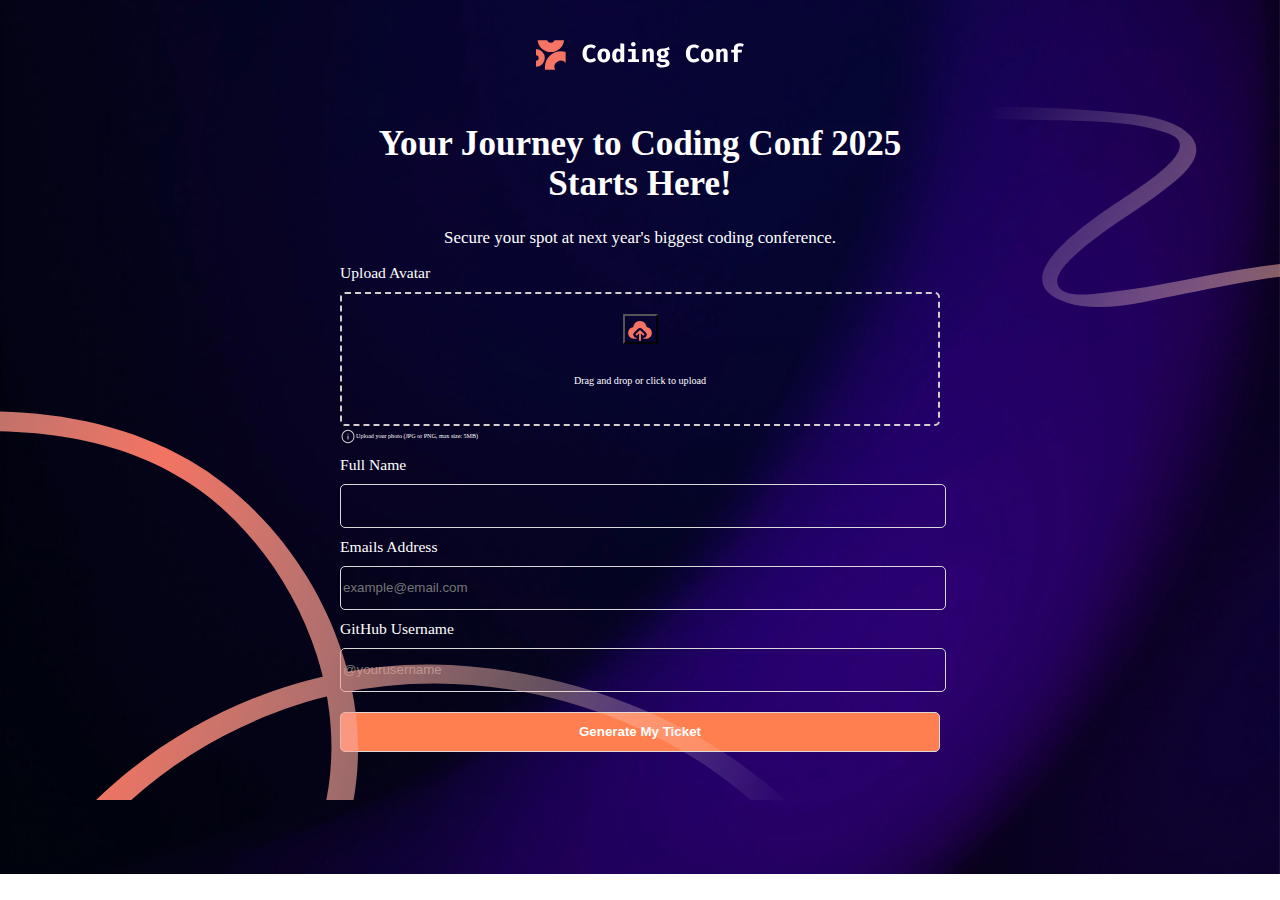
<file: page/index.html>
<!doctype html>
<html>
<head lang="en">
	<meta charset="utf-8">
	<title>Coding Conf Form</title>
	<link rel="stylesheet" type="text/css" href="../style/formStyle.css">
	<script src="../script/validation.js"></script>
</head>
<body>
<div id="main">
		<header id="logo">
			<img src="../assets/images/logo-full.svg">
		</header>

		<h1 id="title">Your  Journey  to  Coding  Conf  2025  Starts    Here!</h1>
		<p>Secure your spot at next year's biggest coding conference.</p>

		<form method="POST" action="../script/validation.js" id="form">
			<div>
				<label for="avatar" class="label">Upload Avatar</label>
				<div id="avatarField">
					<input type="button" id="avatarButton">
					<p>Drag and drop or click to upload</p>
				</div>
				<footer id="avatarFooter">
						<img src="../assets/images/icon-info.svg">
						<p>Upload your photo (JPG or PNG, max size: 5MB)</p>
				</footer>
			</div>
			<div>
				<label class="label" for="fullName">Full Name</label>
				<input type="text" name="fullName" class="inputBox" id="fullName" required>
			</div>
			<div>
				<label class="label" for="email">Emails Address</label>
				<input type="email" name="email" class="inputBox" placeholder="example@email.com" id="email" required>
			</div>
			<div>
				<label class="label" for="github">GitHub Username</label>
				<input type="text" name="githubName" class="inputBox" placeholder="@yourusername" id="githubName" required>
			</div>
			<div>
				<input type="submit" value="Generate My Ticket" id="button" class="inputBox" onClick="validate()">
			</div>
		</form>
	</div>
<footer>
	<img src="../assets/images/pattern-squiggly-line-bottom-desktop.svg" id="decButtomLeft">
	<img src="../assets/images/pattern-squiggly-line-top.svg" id="decTopRight">
</footer>
</body>
</html>
</file>
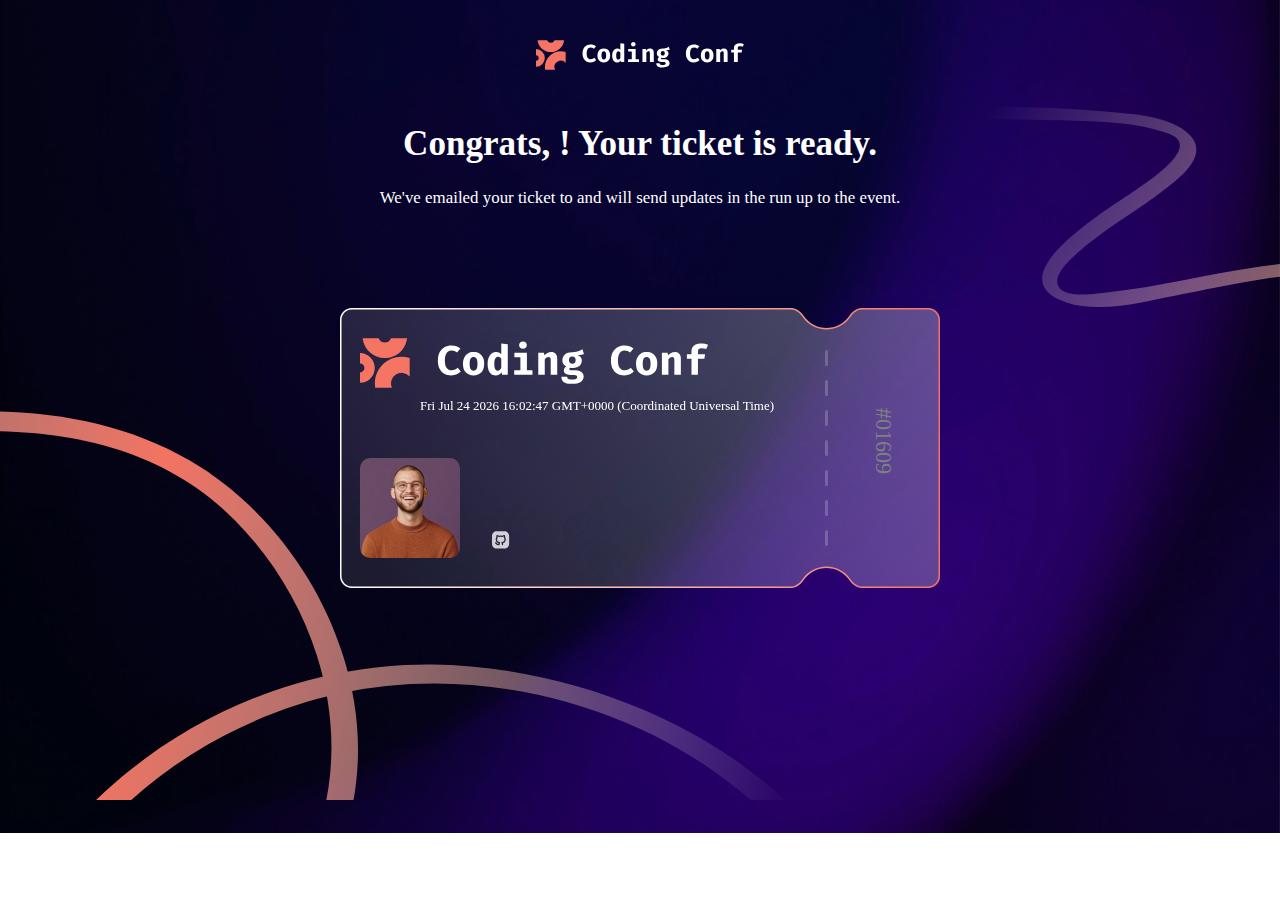
<file: page/ticket.html>
<!doctype html>
<html>
<head>
	<meta charset="utf-8">
	<title>Your ticket</title>
	<link rel="stylesheet" href="../style/formStyle.css">
	<link rel="stylesheet" href="../style/ticket.css">
	<script src="../script/genTicket.js"></script>
</head>
<body>
<div id="main">
		<header id="logo">
			<img src="../assets/images/logo-full.svg">
		</header>

		<h1 id="title">Congrats, <span class="fullName"></span>! Your ticket is ready.</h1>
		<p>We've emailed your ticket to <span class="email"></span> and will send updates in the run up to the event.</p>
	
		<div id="ticket">
			<div id="upperIcon">
				<img src="../assets/images/logo-full.svg" width="350px" height="250px;">
				<span id="date"></span>
			</div>
			<div id="lowerIcon">
				<div id="avatarIcon"></div>
				<span class="fullName"></span>
				<div id="avatarFooter">
					<img src="../assets/images/icon-github.svg">
					<span class="githubName"></span>
				</div>
			</div>
			<footer>#01609</footer>
		</div>
</div>
<footer>
	<img src="../assets/images/pattern-squiggly-line-bottom-desktop.svg" id="decButtomLeft">
	<img src="../assets/images/pattern-squiggly-line-top.svg" id="decTopRight">
</footer>
</body>
</html>
</file>
<file: style/formStyle.css>
/* CSS Document */
body {
	background-image: url("../assets/images/background-desktop.png");
	background-size: cover;
	background-position: center;
	background-repeat: no-repeat;
	font-size: small;
}

#main {
	text-align: center;
	color: white;
	width: 600px;
	height: auto;
	margin: auto;
	background-color: transparent;
}

#main h1 {
	font-size: 2.7em;
}

#main p {
	font-size: 1.3em;
}

#logo {
	margin: 40px auto 50px;
}

form {
	font-size: 1.2em; 
	width: 600px;
	margin: auto;
}

form #avatarField {
	margin: 10px auto 1px;
	font-size: 0.5em;
	width: inherit;
	height: 130px;
	border: dashed 2px #D4CECE;
	border-radius: 5px;
}

form #avatarButton {
	width: 35px;
	height: 30px;
	background-image: url(../assets/images/icon-upload.svg);
	background-color: transparent;
	margin: 20px auto;
}

form .label {
	display: block;
	text-align: left;
}

form #avatarFooter {
	display: flex;
	font-size: 0.3em;
	margin: 1px auto 10px;
}

form .inputBox {
	background-color: transparent;
	color: white;
	width: 600px;
	height: 40px;
	margin: 10px 0px;
	border: thin solid #DAD8D8;
	border-radius: 5px;
	pointer-events: auto; 
}

form #button {
	margin-top: 10px;
	background-color: coral;
	font-weight: bold;
}

#decButtomLeft {
	position: fixed;
	top: 400px;
	left: 0px;
}

#decTopRight {
	position: fixed;
	right: 0px;
	top: 100px;
}
</file>
<file: style/ticket.css>
/* CSS Document */

.email {
	color: orange;
}

#title .fullName {
	color: coral;
}

#main #ticket {
	background-image: url("../assets/images/pattern-ticket.svg");
	background-repeat: no-repeat;
	width: 600px;
	height: 280px;
	margin: 100px auto;
	position: relative;
}

#main #ticket #upperIcon img{
	position: absolute;
	top: -70px;
	left: 20px;
}

#ticket #upperIcon #date {
	position: absolute;
	top: 90px;
	left: 80px;
	z-index: 1;
}

#lowerIcon #avatarIcon {
	width: 100px;
	height: 100px;
	background-image: url(../assets/images/image-avatar.jpg);
	background-size: 100px 100px;
	background-repeat: no-repeat;
	position: absolute;
	top: 150px;
	left: 20px;
	border-radius: 10px;
}

#lowerIcon .fullName {
	position: absolute;
	font-size: 1.9em;
	top: 160px;
	left: 150px;
	z-index: 1;
}

#lowerIcon #avatarFooter {
	position: absolute;
	display: flex;
	top: 220px;
	left: 150px;
	z-index: 1;
}

#ticket footer {
	position: absolute;
	font-size: 1.7em;
	color: gray;
	transform: rotate(90deg);
	top: 120px;
	left: 510px;
}
</file>
